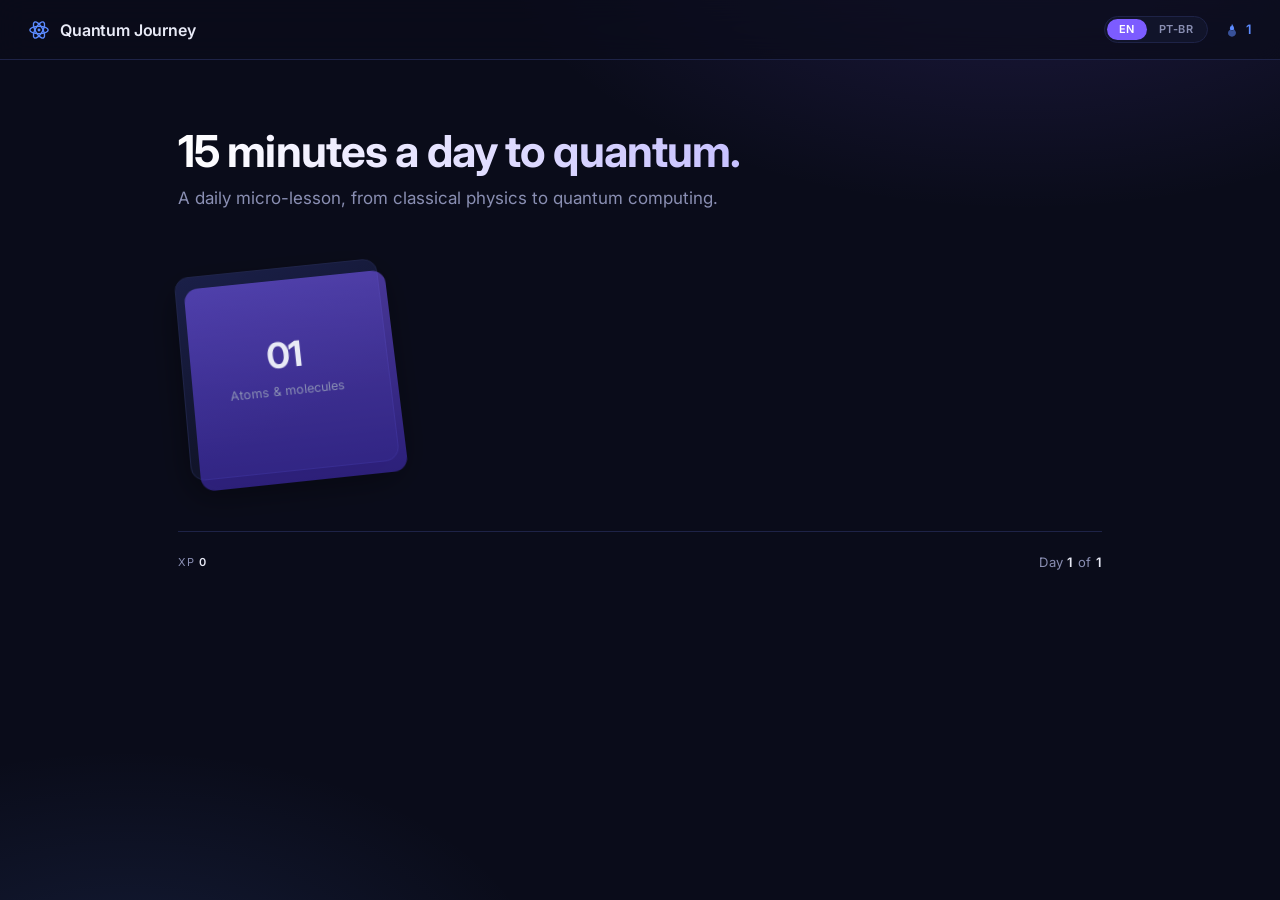
<file: index.html>
<!doctype html>
<html lang="en">
<head>
  <meta charset="utf-8">
  <meta name="viewport" content="width=device-width,initial-scale=1">
  <title>Quantum Journey</title>
  <meta name="description" content="15 minutes a day from classical physics to quantum computing.">
  <link rel="preconnect" href="https://fonts.googleapis.com">
  <link rel="preconnect" href="https://fonts.gstatic.com" crossorigin>
  <link href="https://fonts.googleapis.com/css2?family=Inter:wght@400;500;600;700&display=swap" rel="stylesheet">
  <link rel="stylesheet" href="./assets/style.css">
</head>
<body>
  <header class="shell-header">
    <a class="brand" href="./">
      <svg viewBox="0 0 24 24" width="22" height="22" aria-hidden="true" class="brand-icon">
        <ellipse cx="12" cy="12" rx="10" ry="4" fill="none" stroke="currentColor" stroke-width="1.5"/>
        <ellipse cx="12" cy="12" rx="10" ry="4" fill="none" stroke="currentColor" stroke-width="1.5" transform="rotate(60 12 12)"/>
        <ellipse cx="12" cy="12" rx="10" ry="4" fill="none" stroke="currentColor" stroke-width="1.5" transform="rotate(-60 12 12)"/>
        <circle cx="12" cy="12" r="1.6" fill="currentColor"/>
      </svg>
      <span data-i18n="brand">Quantum Journey</span>
    </a>
    <div class="shell-controls">
      <div class="lang-toggle" role="group" aria-label="Language">
        <button data-lang="en" aria-pressed="true">EN</button>
        <button data-lang="pt-BR" aria-pressed="false">PT-BR</button>
      </div>
      <div class="streak" title="Streak" aria-label="Streak">
        <svg viewBox="0 0 24 24" width="16" height="16" aria-hidden="true">
          <path d="M12 2.5c.8 3 3.2 4 3.2 7.2a3.2 3.2 0 0 1-6.4 0c0-1.5.8-2.2.8-4 0 1.6 1.6 1.5 2.4-3.2z" fill="currentColor"/>
          <path d="M12 22c3.5 0 6-2.4 6-5.7 0-2.8-2.2-4-3.3-6.3-.2 2.4-1.7 3.6-2.7 3.6-1.5 0-2-1.3-2-2.6-1.8 1.5-4 3-4 5.6C6 19.6 8.5 22 12 22z" fill="currentColor" opacity="0.55"/>
        </svg>
        <span class="streak-count">0</span>
      </div>
    </div>
  </header>

  <main class="landing">
    <section class="hero">
      <h1 data-i18n="hero.title">15 minutes a day to quantum.</h1>
      <p class="lede" data-i18n="hero.lede">A daily micro-lesson, from classical physics to quantum computing.</p>
    </section>

    <section class="day-grid" id="dayGrid" aria-label="Days"></section>

    <section class="meter">
      <span class="xp">XP <strong id="xpValue">0</strong></span>
      <span class="progress">
        <span data-i18n="progress.label">Day</span>
        <strong id="progressDay">1</strong>
        <span data-i18n="progress.of">of</span>
        <strong id="progressTotal">1</strong>
      </span>
    </section>
  </main>

  <dialog id="lessonModal" class="lesson-modal" aria-label="Lesson">
    <button class="modal-close" aria-label="Close" data-action="close">&times;</button>
    <iframe id="lessonFrame" title="Lesson" src="about:blank" referrerpolicy="no-referrer"></iframe>
  </dialog>

  <script type="module" src="./assets/shell.js"></script>
</body>
</html>
</file>
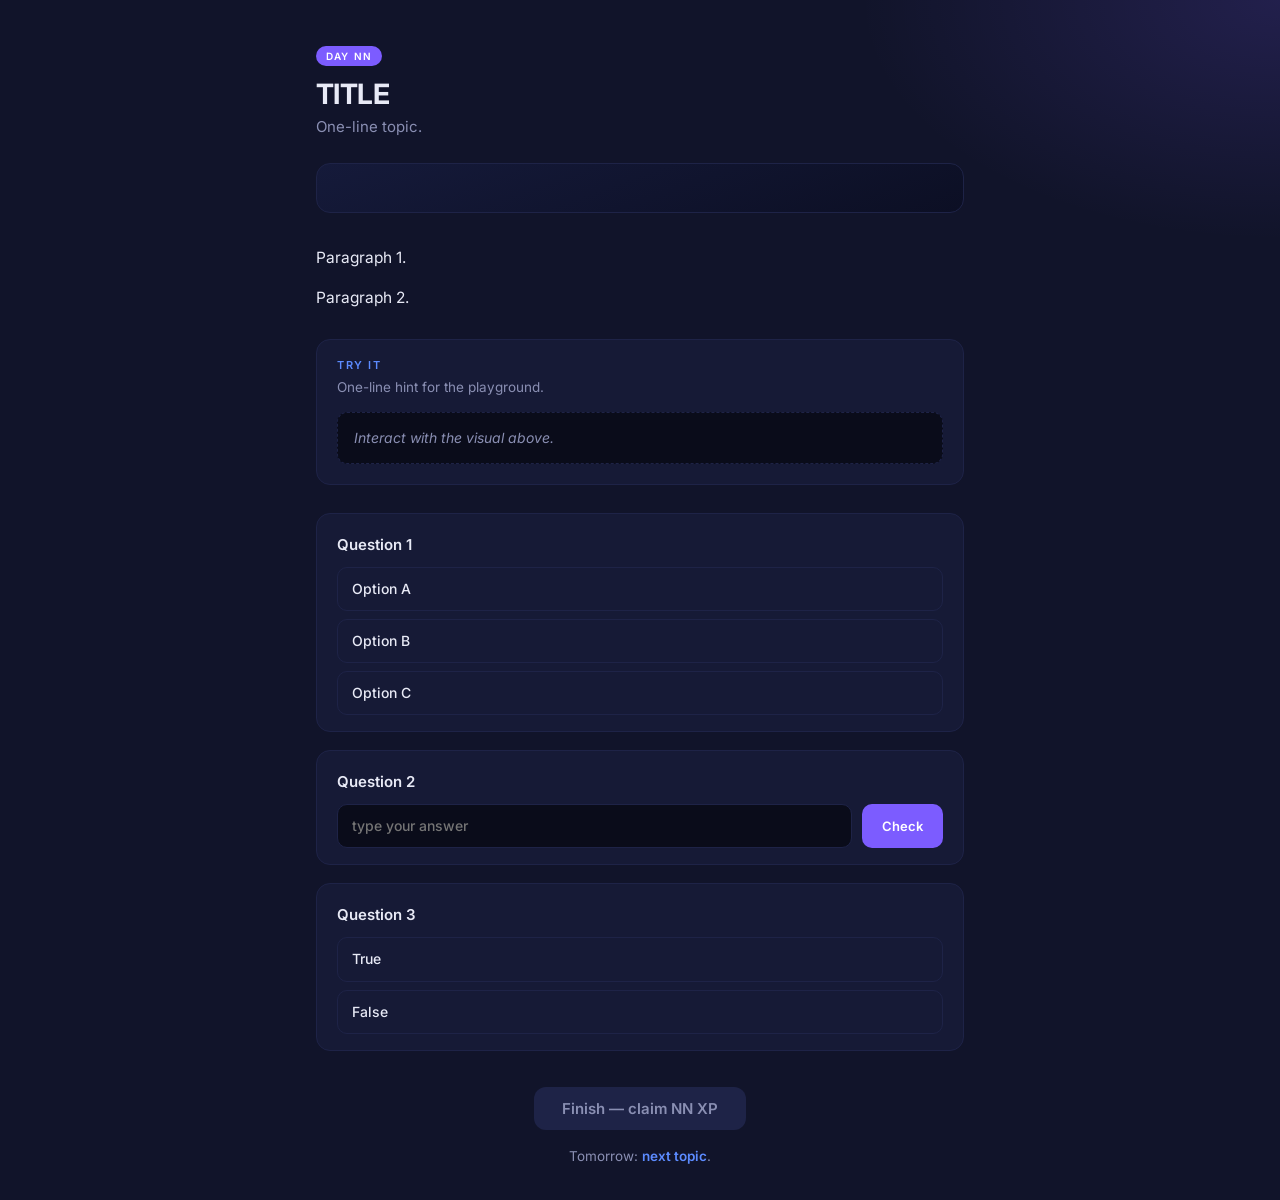
<file: days/_TEMPLATE/index.html>
<!doctype html>
<html lang="en">
<head>
  <meta charset="utf-8">
  <meta name="viewport" content="width=device-width,initial-scale=1">
  <title>Day NN — TITLE</title>
  <link href="https://fonts.googleapis.com/css2?family=Inter:wght@400;500;600;700&display=swap" rel="stylesheet">
  <link rel="stylesheet" href="./style.css">
</head>
<body>
  <main class="lesson">
    <header class="lesson-head">
      <span class="day-pill">Day NN</span>
      <h1 data-i18n="title">TITLE</h1>
      <p class="topic" data-i18n="topic">One-line topic.</p>
    </header>

    <section class="visual" aria-hidden="true">
      <!-- isometric or CSS visual goes here -->
    </section>

    <section class="concept">
      <p data-i18n="concept.p1">Paragraph 1.</p>
      <p data-i18n="concept.p2">Paragraph 2.</p>
    </section>

    <section class="playground">
      <h2 class="playground-title" data-i18n="play.title">Try it</h2>
      <p class="playground-hint" data-i18n="play.hint">One-line hint for the interactive widget.</p>
      <div class="playground-output" id="playgroundOutput" aria-live="polite" data-i18n="play.intro">Interact with the visual above.</div>
      <!-- Day-specific interactive widget goes inside this section.
           Wire it up in lesson.js's setupPlayground(dict). -->
    </section>

    <section class="quiz">
      <article class="q" data-correct="0">
        <h3 data-i18n="q1.prompt">Question 1</h3>
        <button class="opt" data-idx="0" data-i18n="q1.a">Option A</button>
        <button class="opt" data-idx="1" data-i18n="q1.b">Option B</button>
        <button class="opt" data-idx="2" data-i18n="q1.c">Option C</button>
      </article>

      <article class="q fill" data-correct="answer" data-correct-pt="resposta">
        <h3 data-i18n="q2.prompt">Question 2 (fill in)</h3>
        <div class="fill-row">
          <input type="text" aria-label="answer" data-i18n-placeholder="q2.placeholder" placeholder="type your answer">
          <button class="check" data-i18n="q2.check">Check</button>
        </div>
      </article>

      <article class="q" data-correct="0">
        <h3 data-i18n="q3.prompt">Question 3 (true/false)</h3>
        <button class="opt" data-idx="0" data-i18n="q3.true">True</button>
        <button class="opt" data-idx="1" data-i18n="q3.false">False</button>
      </article>
    </section>

    <footer class="lesson-foot">
      <button class="finish" id="finishBtn" disabled data-i18n="finish">Finish — claim NN XP</button>
      <p class="teaser" data-i18n="teaser">Tomorrow: <strong>next topic</strong>.</p>
    </footer>
  </main>
  <script src="./lesson.js"></script>
</body>
</html>
</file>
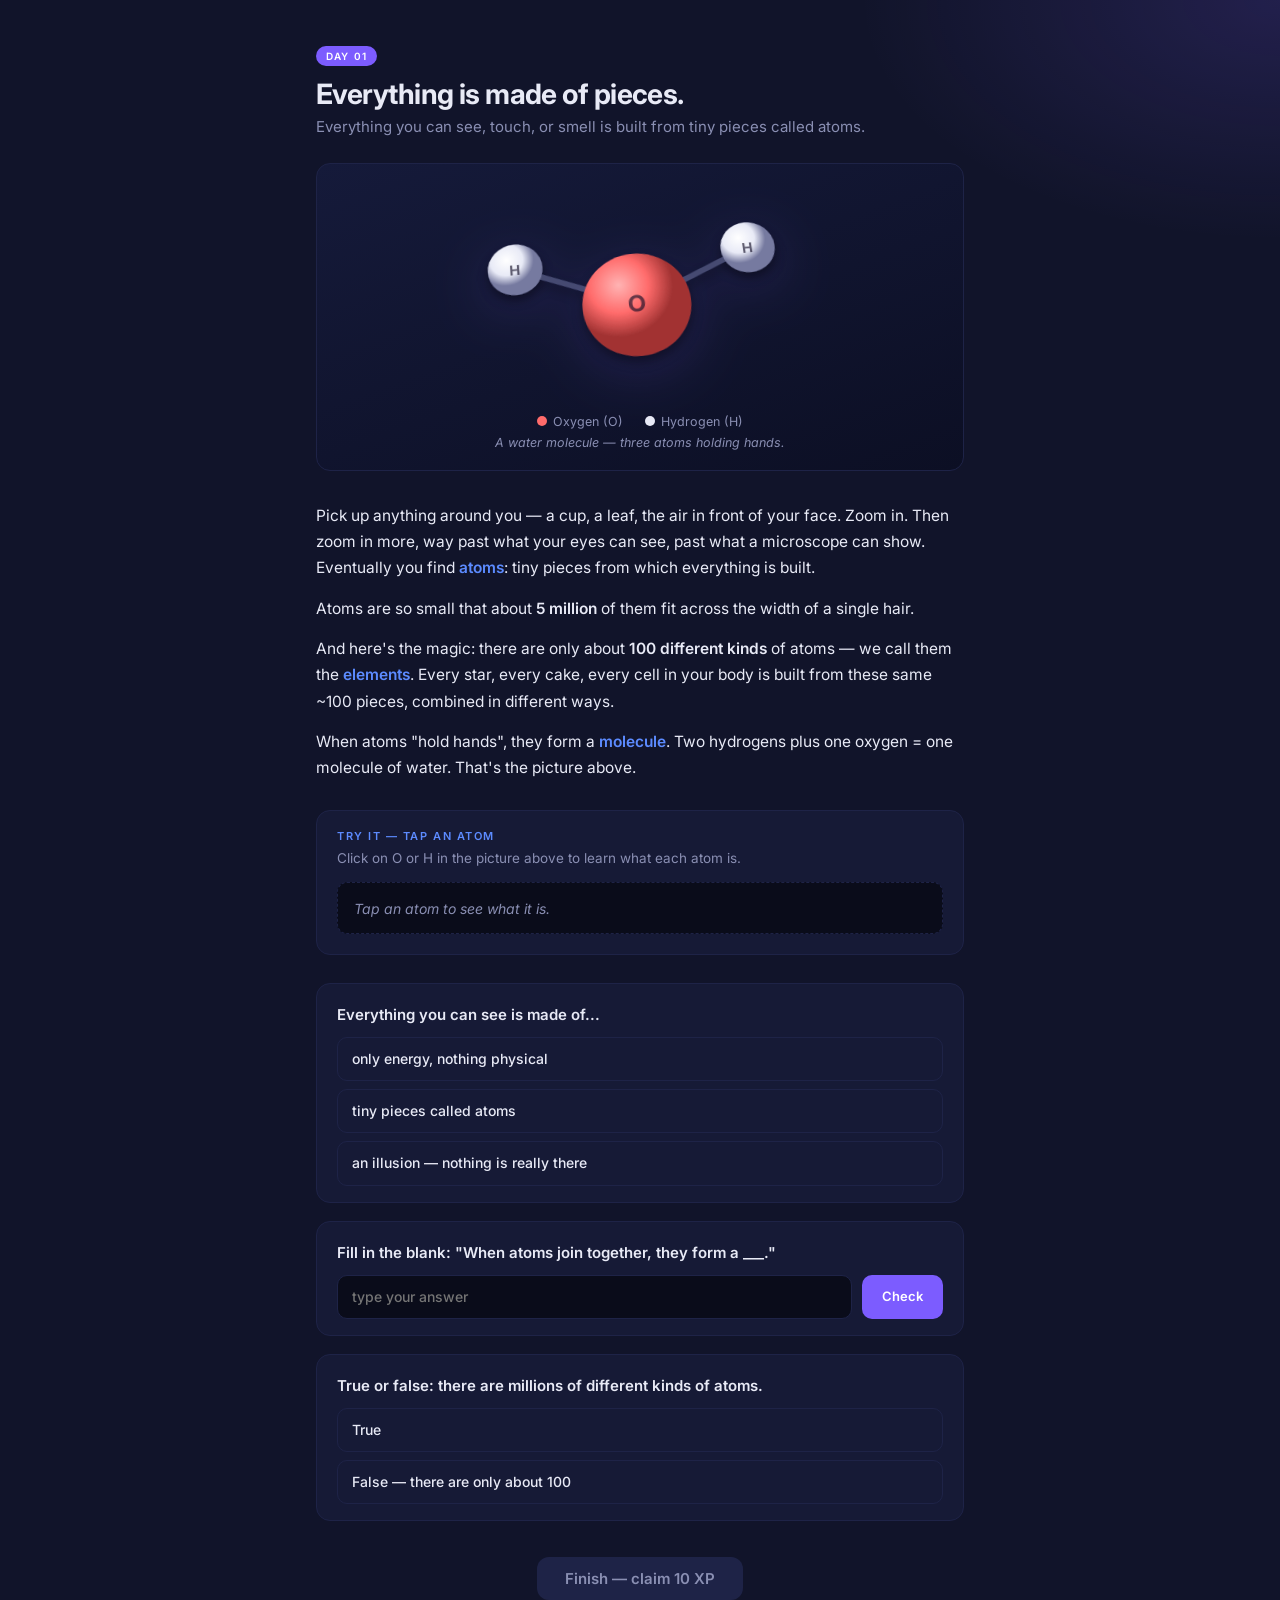
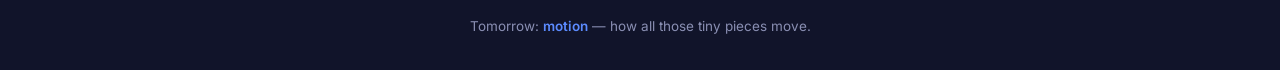
<file: days/day01/index.html>
<!doctype html>
<html lang="en">
<head>
  <meta charset="utf-8">
  <meta name="viewport" content="width=device-width,initial-scale=1">
  <title>Day 01 — Everything is made of pieces</title>
  <link href="https://fonts.googleapis.com/css2?family=Inter:wght@400;500;600;700&display=swap" rel="stylesheet">
  <link rel="stylesheet" href="./style.css">
</head>
<body>
  <main class="lesson">
    <header class="lesson-head">
      <span class="day-pill">Day 01</span>
      <h1 data-i18n="title">Everything is made of pieces.</h1>
      <p class="topic" data-i18n="topic">Everything you can see, touch, or smell is built from tiny pieces called atoms.</p>
    </header>

    <section class="visual" aria-hidden="true">
      <svg class="molecule" viewBox="0 0 420 200" role="img" aria-label="A water molecule">
        <defs>
          <radialGradient id="oxy" cx="35%" cy="30%">
            <stop offset="0%" stop-color="#ffb3b3"/>
            <stop offset="55%" stop-color="#ff6b6b"/>
            <stop offset="100%" stop-color="#a23333"/>
          </radialGradient>
          <radialGradient id="hydro" cx="35%" cy="30%">
            <stop offset="0%" stop-color="#ffffff"/>
            <stop offset="60%" stop-color="#e8eaf6"/>
            <stop offset="100%" stop-color="#767aa0"/>
          </radialGradient>
          <filter id="softshadow" x="-30%" y="-30%" width="160%" height="160%">
            <feGaussianBlur in="SourceAlpha" stdDeviation="6"/>
            <feOffset dx="0" dy="6" result="off"/>
            <feComponentTransfer><feFuncA type="linear" slope="0.45"/></feComponentTransfer>
            <feMerge><feMergeNode/><feMergeNode in="SourceGraphic"/></feMerge>
          </filter>
        </defs>
        <g filter="url(#softshadow)">
          <line x1="90" y1="60" x2="210" y2="110" stroke="#5a5f88" stroke-width="6" stroke-linecap="round" opacity="0.7"/>
          <line x1="330" y1="60" x2="210" y2="110" stroke="#5a5f88" stroke-width="6" stroke-linecap="round" opacity="0.7"/>
          <circle class="atom-clickable" data-atom="O" tabindex="0" role="button" aria-label="Oxygen" cx="210" cy="110" r="55" fill="url(#oxy)"/>
          <circle class="atom-clickable" data-atom="H" tabindex="0" role="button" aria-label="Hydrogen" cx="90" cy="60" r="28" fill="url(#hydro)"/>
          <circle class="atom-clickable" data-atom="H" tabindex="0" role="button" aria-label="Hydrogen" cx="330" cy="60" r="28" fill="url(#hydro)"/>
        </g>
        <text x="210" y="118" text-anchor="middle" fill="rgba(20,16,40,0.65)" font-family="Inter,sans-serif" font-size="24" font-weight="700">O</text>
        <text x="90" y="66" text-anchor="middle" fill="rgba(20,16,40,0.65)" font-family="Inter,sans-serif" font-size="15" font-weight="700">H</text>
        <text x="330" y="66" text-anchor="middle" fill="rgba(20,16,40,0.65)" font-family="Inter,sans-serif" font-size="15" font-weight="700">H</text>
      </svg>
      <div class="legend">
        <span class="legend-item"><i class="dot dot-o"></i> <span data-i18n="legend.o">Oxygen (O)</span></span>
        <span class="legend-item"><i class="dot dot-h"></i> <span data-i18n="legend.h">Hydrogen (H)</span></span>
      </div>
      <p class="legend-caption" data-i18n="legend.caption">A water molecule — three atoms holding hands.</p>
    </section>

    <section class="concept">
      <p data-i18n="concept.p1">Pick up anything around you — a cup, a leaf, the air in front of your face. Zoom in. Then zoom in more, way past what your eyes can see, past what a microscope can show. Eventually you find <em>atoms</em>: tiny pieces from which everything is built.</p>
      <p data-i18n="concept.p2">Atoms are so small that about <strong>5 million</strong> of them fit across the width of a single hair.</p>
      <p data-i18n="concept.p3">And here's the magic: there are only about <strong>100 different kinds</strong> of atoms — we call them the <em>elements</em>. Every star, every cake, every cell in your body is built from these same ~100 pieces, combined in different ways.</p>
      <p data-i18n="concept.p4">When atoms "hold hands", they form a <em>molecule</em>. Two hydrogens plus one oxygen = one molecule of water. That's the picture above.</p>
    </section>

    <section class="playground">
      <h2 class="playground-title" data-i18n="play.title">Try it — tap an atom</h2>
      <p class="playground-hint" data-i18n="play.hint">Click on O or H in the picture above to learn what each atom is.</p>
      <div class="playground-output" id="atomInfo" aria-live="polite" data-i18n="play.intro">Tap an atom to see what it is.</div>
    </section>

    <section class="quiz">
      <article class="q" data-correct="1">
        <h3 data-i18n="q1.prompt">Everything you can see is made of...</h3>
        <button class="opt" data-idx="0" data-i18n="q1.a">only energy, nothing physical</button>
        <button class="opt" data-idx="1" data-i18n="q1.b">tiny pieces called atoms</button>
        <button class="opt" data-idx="2" data-i18n="q1.c">an illusion — nothing is really there</button>
      </article>

      <article class="q fill" data-correct="molecule" data-correct-pt="molécula">
        <h3 data-i18n="q2.prompt">Fill in the blank: "When atoms join together, they form a ___."</h3>
        <div class="fill-row">
          <input type="text" aria-label="answer" data-i18n-placeholder="q2.placeholder" placeholder="type your answer">
          <button class="check" data-i18n="q2.check">Check</button>
        </div>
      </article>

      <article class="q" data-correct="1">
        <h3 data-i18n="q3.prompt">True or false: there are millions of different kinds of atoms.</h3>
        <button class="opt" data-idx="0" data-i18n="q3.true">True</button>
        <button class="opt" data-idx="1" data-i18n="q3.false">False — there are only about 100</button>
      </article>
    </section>

    <footer class="lesson-foot">
      <button class="finish" id="finishBtn" disabled data-i18n="finish">Finish — claim 10 XP</button>
      <p class="teaser" data-i18n="teaser">Tomorrow: <strong>motion</strong> — how all those tiny pieces move.</p>
    </footer>
  </main>
  <script src="./lesson.js"></script>
</body>
</html>
</file>
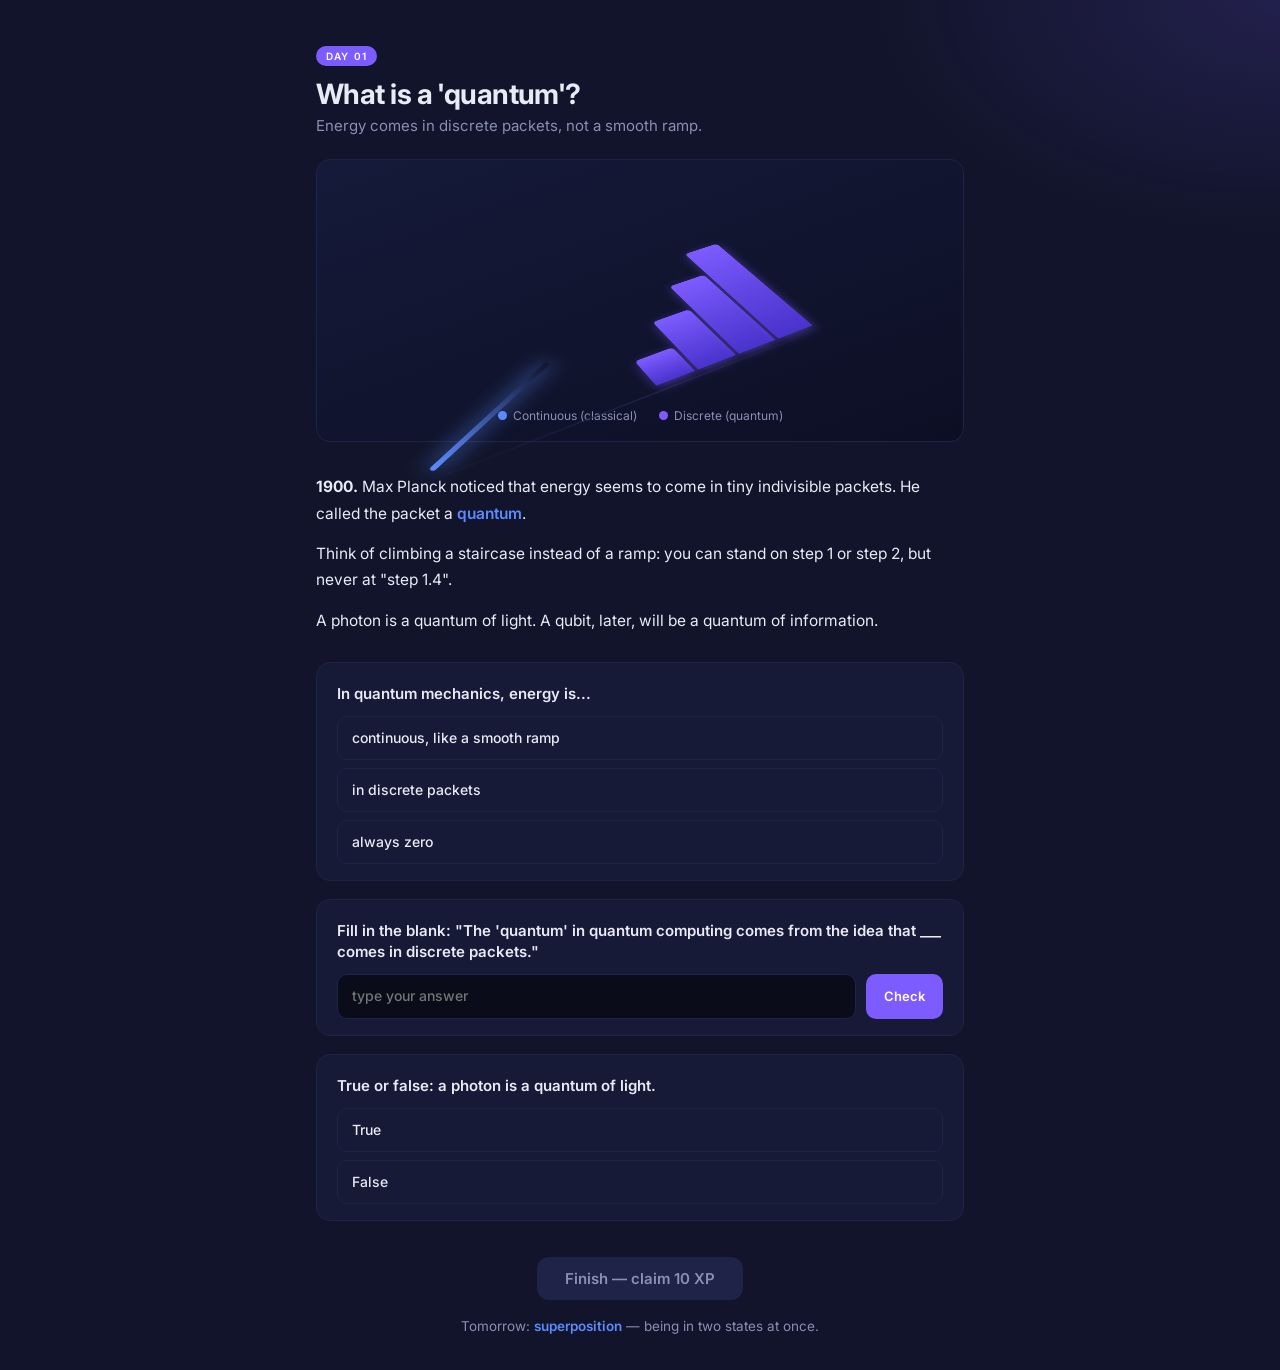
<file: days/_drafts/quantum-intro/index.html>
<!doctype html>
<html lang="en">
<head>
  <meta charset="utf-8">
  <meta name="viewport" content="width=device-width,initial-scale=1">
  <title>Day 01 — What is a 'quantum'?</title>
  <link href="https://fonts.googleapis.com/css2?family=Inter:wght@400;500;600;700&display=swap" rel="stylesheet">
  <link rel="stylesheet" href="./style.css">
</head>
<body>
  <main class="lesson">
    <header class="lesson-head">
      <span class="day-pill">Day 01</span>
      <h1 data-i18n="title">What is a 'quantum'?</h1>
      <p class="topic" data-i18n="topic">Energy comes in discrete packets, not a smooth ramp.</p>
    </header>

    <section class="visual" aria-hidden="true">
      <div class="iso-stage">
        <div class="iso-floor"></div>
        <div class="ramp"></div>
        <div class="stair">
          <div class="step s1"></div>
          <div class="step s2"></div>
          <div class="step s3"></div>
          <div class="step s4"></div>
        </div>
      </div>
      <div class="legend">
        <span class="legend-item"><i class="dot dot-ramp"></i> <span data-i18n="legend.ramp">Continuous (classical)</span></span>
        <span class="legend-item"><i class="dot dot-stair"></i> <span data-i18n="legend.stair">Discrete (quantum)</span></span>
      </div>
    </section>

    <section class="concept">
      <p data-i18n="concept.p1"><strong>1900.</strong> Max Planck noticed that energy seems to come in tiny indivisible packets. He called the packet a <em>quantum</em>.</p>
      <p data-i18n="concept.p2">Think of climbing a staircase instead of a ramp: you can stand on step 1 or step 2, but never at "step 1.4".</p>
      <p data-i18n="concept.p3">A photon is a quantum of light. A qubit, later, will be a quantum of information.</p>
    </section>

    <section class="quiz">
      <article class="q" data-correct="1">
        <h3 data-i18n="q1.prompt">In quantum mechanics, energy is...</h3>
        <button class="opt" data-idx="0" data-i18n="q1.a">continuous, like a smooth ramp</button>
        <button class="opt" data-idx="1" data-i18n="q1.b">in discrete packets</button>
        <button class="opt" data-idx="2" data-i18n="q1.c">always zero</button>
      </article>

      <article class="q fill" data-correct="energy" data-correct-pt="energia">
        <h3 data-i18n="q2.prompt">Fill in the blank: "The 'quantum' in quantum computing comes from the idea that ___ comes in discrete packets."</h3>
        <div class="fill-row">
          <input type="text" aria-label="answer" data-i18n-placeholder="q2.placeholder" placeholder="type your answer">
          <button class="check" data-i18n="q2.check">Check</button>
        </div>
      </article>

      <article class="q" data-correct="0">
        <h3 data-i18n="q3.prompt">True or false: a photon is a quantum of light.</h3>
        <button class="opt" data-idx="0" data-i18n="q3.true">True</button>
        <button class="opt" data-idx="1" data-i18n="q3.false">False</button>
      </article>
    </section>

    <footer class="lesson-foot">
      <button class="finish" id="finishBtn" disabled data-i18n="finish">Finish — claim 10 XP</button>
      <p class="teaser" data-i18n="teaser">Tomorrow: <strong>superposition</strong> — being in two states at once.</p>
    </footer>
  </main>
  <script src="./lesson.js"></script>
</body>
</html>
</file>
<file: assets/style.css>
:root {
  --bg: #0a0c1a;
  --bg-elev: #11142a;
  --bg-card: #161a36;
  --fg: #e8eaf6;
  --fg-dim: #8a8fb3;
  --accent: #7c5cff;
  --accent-soft: #5c8bff;
  --success: #4ade80;
  --danger: #f87171;
  --border: #1e2347;
  --radius: 14px;
  --shadow: 0 14px 36px rgba(0, 0, 0, 0.45);
  --font: 'Inter', system-ui, -apple-system, "Segoe UI", Roboto, sans-serif;
}

* { box-sizing: border-box; }

html, body {
  margin: 0;
  padding: 0;
  min-height: 100vh;
  overflow-x: hidden;
  background:
    radial-gradient(900px 500px at 80% -10%, rgba(124, 92, 255, 0.18), transparent 60%),
    radial-gradient(700px 400px at 10% 110%, rgba(92, 139, 255, 0.12), transparent 60%),
    var(--bg);
  color: var(--fg);
  font-family: var(--font);
  -webkit-font-smoothing: antialiased;
  text-rendering: optimizeLegibility;
}

.shell-header {
  position: sticky;
  top: 0;
  z-index: 10;
  display: flex;
  align-items: center;
  justify-content: space-between;
  padding: 16px 28px;
  border-bottom: 1px solid var(--border);
  backdrop-filter: blur(14px);
  background: rgba(10, 12, 26, 0.7);
}

.brand {
  display: inline-flex;
  align-items: center;
  gap: 10px;
  text-decoration: none;
  color: var(--fg);
  font-weight: 600;
  letter-spacing: -0.01em;
}
.brand-icon { color: var(--accent-soft); }

.shell-controls { display: inline-flex; align-items: center; gap: 16px; }

.lang-toggle {
  display: inline-flex;
  background: var(--bg-elev);
  border: 1px solid var(--border);
  border-radius: 999px;
  padding: 2px;
}
.lang-toggle button {
  background: transparent;
  border: 0;
  color: var(--fg-dim);
  padding: 5px 12px;
  font: 600 11px/1 var(--font);
  letter-spacing: 0.04em;
  cursor: pointer;
  border-radius: 999px;
  transition: background 160ms, color 160ms;
}
.lang-toggle button[aria-pressed="true"] {
  background: var(--accent);
  color: white;
}

.streak {
  display: inline-flex;
  align-items: center;
  gap: 6px;
  color: var(--accent-soft);
  font: 600 13px/1 var(--font);
}

/* Landing */
.landing {
  max-width: 980px;
  margin: 0 auto;
  padding: 64px 28px 96px;
}

.hero h1 {
  font-size: clamp(28px, 4vw, 44px);
  font-weight: 700;
  letter-spacing: -0.02em;
  margin: 0 0 10px;
  background: linear-gradient(90deg, #fff, #c8c2ff 60%, #5c8bff);
  -webkit-background-clip: text;
  background-clip: text;
  color: transparent;
}
.hero .lede {
  color: var(--fg-dim);
  font-size: 17px;
  margin: 0 0 44px;
  max-width: 56ch;
}

/* Day grid */
.day-grid {
  display: grid;
  grid-template-columns: repeat(auto-fill, minmax(180px, 1fr));
  gap: 36px 28px;
  padding: 12px 6px 4px;
}

.day-tile {
  position: relative;
  aspect-ratio: 1;
  background: linear-gradient(160deg, #1a1f48, #11142a 70%);
  border: 1px solid var(--border);
  border-radius: var(--radius);
  padding: 22px 16px;
  cursor: pointer;
  color: var(--fg);
  font-family: inherit;
  display: flex;
  flex-direction: column;
  align-items: center;
  justify-content: center;
  text-align: center;
  transform: perspective(900px) rotateX(8deg) rotateZ(-6deg);
  transform-origin: 50% 60%;
  transition: transform 240ms ease, box-shadow 240ms ease, border-color 240ms ease;
  box-shadow: var(--shadow);
}
.day-tile::before {
  content: '';
  position: absolute;
  inset: 0;
  border-radius: var(--radius);
  background: linear-gradient(180deg, var(--accent) 0%, #4a32cc 100%);
  transform: translate(8px, 12px);
  z-index: -1;
  opacity: 0.55;
  filter: blur(0.5px);
}
.day-tile:hover {
  transform: perspective(900px) rotateX(4deg) rotateZ(-3deg) translateY(-4px);
  box-shadow: 0 24px 50px rgba(124, 92, 255, 0.28), 0 0 0 1px var(--accent-soft);
  border-color: var(--accent-soft);
}
.day-tile:focus-visible {
  outline: none;
  border-color: var(--accent-soft);
  box-shadow: 0 0 0 3px rgba(92, 139, 255, 0.4);
}
.day-tile.locked {
  cursor: not-allowed;
  filter: grayscale(0.6) opacity(0.55);
}
.day-tile.locked:hover {
  transform: perspective(900px) rotateX(8deg) rotateZ(-6deg);
  box-shadow: var(--shadow);
}
.day-tile.completed::after {
  content: '';
  position: absolute;
  top: 12px;
  right: 12px;
  width: 14px;
  height: 14px;
  border-radius: 50%;
  background: var(--success);
  box-shadow: 0 0 0 3px rgba(74, 222, 128, 0.18);
}

.day-tile .num {
  font-size: 36px;
  font-weight: 700;
  letter-spacing: -0.03em;
  line-height: 1;
}
.day-tile .topic {
  font-size: 12.5px;
  color: var(--fg-dim);
  margin-top: 10px;
  line-height: 1.4;
  padding: 0 6px;
}

/* Meter */
.meter {
  display: flex;
  justify-content: space-between;
  align-items: center;
  margin-top: 56px;
  padding-top: 22px;
  border-top: 1px solid var(--border);
  color: var(--fg-dim);
  font-size: 13px;
  letter-spacing: 0.02em;
}
.meter strong { color: var(--fg); font-weight: 600; }
.xp { text-transform: uppercase; letter-spacing: 0.1em; font-size: 11px; }

/* Modal */
.lesson-modal {
  width: min(900px, 96vw);
  height: min(740px, 92vh);
  padding: 0;
  border: 1px solid var(--border);
  border-radius: 18px;
  background: var(--bg-elev);
  color: var(--fg);
  box-shadow: var(--shadow);
  overflow: hidden;
}
.lesson-modal::backdrop {
  background: rgba(5, 6, 15, 0.7);
  backdrop-filter: blur(6px);
}
.lesson-modal iframe {
  width: 100%;
  height: 100%;
  border: 0;
  display: block;
  background: transparent;
}
.modal-close {
  position: absolute;
  top: 8px;
  right: 14px;
  z-index: 2;
  background: transparent;
  border: 0;
  color: var(--fg-dim);
  font-size: 28px;
  line-height: 1;
  cursor: pointer;
  padding: 4px 10px;
  border-radius: 8px;
  transition: color 120ms, background 120ms;
}
.modal-close:hover { color: var(--fg); background: rgba(255,255,255,0.05); }

@media (max-width: 640px) {
  .shell-header { padding: 14px 18px; }
  .landing { padding: 40px 18px 60px; }
  .day-grid { grid-template-columns: repeat(auto-fill, minmax(140px, 1fr)); gap: 24px 18px; }
  .day-tile {
    transform: perspective(900px) rotateX(5deg) rotateZ(-3deg);
  }
  .day-tile::before { transform: translate(5px, 8px); }
  .day-tile:hover {
    transform: perspective(900px) rotateX(3deg) rotateZ(-2deg) translateY(-2px);
  }
  .day-tile .num { font-size: 28px; }
  .lesson-modal {
    width: 100vw;
    height: 100vh;
    height: 100dvh;
    max-width: 100vw;
    max-height: 100vh;
    max-height: 100dvh;
    border-radius: 0;
    border: 0;
  }
  .modal-close {
    top: 6px;
    right: 8px;
    font-size: 32px;
    padding: 6px 12px;
  }
}
</file>
<file: days/_TEMPLATE/style.css>
/* Copy day01/style.css verbatim and tweak the .visual section per day. */
@import url('../day01/style.css');
</file>
<file: days/day01/style.css>
:root {
  --bg: #0a0c1a;
  --bg-elev: #11142a;
  --bg-card: #161a36;
  --fg: #e8eaf6;
  --fg-dim: #8a8fb3;
  --accent: #7c5cff;
  --accent-soft: #5c8bff;
  --success: #4ade80;
  --danger: #f87171;
  --border: #1e2347;
  --radius: 14px;
  --font: 'Inter', system-ui, -apple-system, "Segoe UI", Roboto, sans-serif;
  --atom-o: #ff6b6b;
  --atom-h: #e8eaf6;
}

* { box-sizing: border-box; }

html, body {
  margin: 0;
  background:
    radial-gradient(700px 400px at 100% 0%, rgba(124, 92, 255, 0.16), transparent 60%),
    var(--bg-elev);
  color: var(--fg);
  font-family: var(--font);
  -webkit-font-smoothing: antialiased;
}

.lesson { padding: 44px 36px 36px; max-width: 720px; margin: 0 auto; }

/* Header */
.lesson-head { margin-bottom: 22px; }
.day-pill {
  display: inline-block;
  background: var(--accent);
  color: white;
  font: 600 10px/1 var(--font);
  letter-spacing: 0.12em;
  padding: 5px 10px;
  border-radius: 999px;
  text-transform: uppercase;
}
.lesson-head h1 { font: 700 28px/1.15 var(--font); letter-spacing: -0.02em; margin: 12px 0 6px; }
.lesson-head .topic { color: var(--fg-dim); margin: 0; font-size: 15px; line-height: 1.5; }

/* Molecule visual */
.visual {
  background: linear-gradient(160deg, #151a3a, #0c0f24);
  border: 1px solid var(--border);
  border-radius: var(--radius);
  padding: 28px 28px 20px;
  margin: 24px 0 32px;
  text-align: center;
}
.molecule {
  width: 100%;
  max-width: 420px;
  height: auto;
  transform: perspective(900px) rotateX(18deg) rotateZ(-6deg);
  transform-origin: 50% 70%;
  filter: drop-shadow(0 12px 28px rgba(124, 92, 255, 0.18));
}
.legend {
  display: flex;
  gap: 22px;
  justify-content: center;
  margin-top: 18px;
  font-size: 12.5px;
  color: var(--fg-dim);
  flex-wrap: wrap;
}
.legend-item { display: inline-flex; align-items: center; gap: 6px; }
.dot { display: inline-block; width: 10px; height: 10px; border-radius: 50%; }
.dot-o { background: var(--atom-o); }
.dot-h { background: var(--atom-h); }
.legend-caption {
  text-align: center;
  color: var(--fg-dim);
  margin: 6px 0 0;
  font-size: 12.5px;
  font-style: italic;
}

/* Concept */
.concept p { line-height: 1.7; font-size: 15.5px; margin: 0 0 14px; }
.concept em { color: var(--accent-soft); font-style: normal; font-weight: 600; }
.concept strong { color: var(--fg); font-weight: 600; }

/* Quiz */
.quiz { display: flex; flex-direction: column; gap: 18px; margin-top: 28px; }
.q {
  background: var(--bg-card);
  border: 1px solid var(--border);
  border-radius: var(--radius);
  padding: 20px 20px 16px;
}
.q h3 { margin: 0 0 12px; font: 600 15px/1.4 var(--font); }
.opt {
  display: block;
  width: 100%;
  text-align: left;
  background: transparent;
  color: var(--fg);
  border: 1px solid var(--border);
  border-radius: 10px;
  padding: 12px 14px;
  margin-bottom: 8px;
  cursor: pointer;
  font: 500 14px/1.3 var(--font);
  transition: background 140ms, border-color 140ms, transform 80ms;
}
.opt:last-child { margin-bottom: 0; }
.opt:hover { background: rgba(124, 92, 255, 0.08); border-color: var(--accent-soft); }
.opt:active { transform: scale(0.99); }
.opt.correct {
  background: rgba(74, 222, 128, 0.10);
  border-color: var(--success);
  color: #b9f3cd;
  pointer-events: none;
}
.opt.wrong {
  background: rgba(248, 113, 113, 0.10);
  border-color: var(--danger);
  color: #f9c3c3;
}

.fill-row {
  display: flex;
  gap: 10px;
  align-items: stretch;
}
.q.fill input {
  flex: 1 1 auto;
  min-width: 0;
  background: var(--bg);
  color: var(--fg);
  border: 1px solid var(--border);
  padding: 12px 14px;
  border-radius: 10px;
  font: 500 14px/1.3 var(--font);
  transition: border-color 140ms;
}
.q.fill input:focus { outline: none; border-color: var(--accent-soft); }
.q.fill .check {
  flex: 0 0 auto;
  background: var(--accent);
  color: white;
  border: 0;
  padding: 12px 20px;
  border-radius: 10px;
  cursor: pointer;
  font: 600 13px/1.3 var(--font);
  white-space: nowrap;
  transition: background 140ms, transform 80ms;
}
.q.fill .check:hover { background: #8b6dff; }
.q.fill .check:active { transform: scale(0.98); }
.q.fill.solved input { border-color: var(--success); color: #b9f3cd; }
.q.fill.solved .check { background: var(--success); cursor: default; }
@media (max-width: 460px) {
  .fill-row { flex-direction: column; }
  .q.fill .check { width: 100%; }
}

/* Playground (per-day mini interactive element) */
.playground {
  background: var(--bg-card);
  border: 1px solid var(--border);
  border-radius: var(--radius);
  padding: 20px;
  margin-top: 28px;
}
.playground-title {
  font: 600 11px/1 var(--font);
  text-transform: uppercase;
  letter-spacing: 0.14em;
  color: var(--accent-soft);
  margin: 0 0 6px;
}
.playground-hint {
  color: var(--fg-dim);
  font-size: 13.5px;
  margin: 0 0 14px;
  line-height: 1.5;
}
.playground-output {
  background: var(--bg);
  border: 1px dashed var(--border);
  border-radius: 10px;
  padding: 14px 16px;
  min-height: 52px;
  display: flex;
  align-items: center;
  font-size: 14px;
  line-height: 1.5;
  color: var(--fg-dim);
  font-style: italic;
  transition: border-color 200ms, color 200ms;
}
.playground-output.has-content {
  color: var(--fg);
  font-style: normal;
  border-style: solid;
  border-color: var(--accent-soft);
}

/* SVG atom interactivity */
.atom-clickable {
  cursor: pointer;
  transition: transform 200ms ease;
  transform-origin: center;
  transform-box: fill-box;
}
.atom-clickable:hover { transform: scale(1.07); }
.atom-clickable.pulse { transform: scale(1.14); }
.atom-clickable:focus { outline: none; }
.atom-clickable:focus-visible { filter: drop-shadow(0 0 6px var(--accent-soft)); }

/* Footer */
.lesson-foot { text-align: center; margin-top: 36px; }
.finish {
  background: var(--accent);
  color: white;
  border: 0;
  padding: 14px 28px;
  border-radius: 12px;
  font: 600 15px/1 var(--font);
  cursor: pointer;
  transition: transform 140ms, background 140ms, opacity 140ms;
}
.finish:disabled {
  background: var(--border);
  color: var(--fg-dim);
  cursor: not-allowed;
}
.finish:not(:disabled):hover { transform: translateY(-2px); }
.finish.done { background: var(--success); color: #0a1c10; }
.teaser { color: var(--fg-dim); margin: 18px 0 0; font-size: 13.5px; }
.teaser strong { color: var(--accent-soft); font-weight: 600; }

@media (max-width: 560px) {
  .lesson { padding: 24px 16px 36px; }
  .lesson-head h1 { font-size: 24px; }
  .molecule { max-width: 100%; }
  .concept p { font-size: 15px; }
  /* iOS auto-zooms inputs whose font-size < 16px; keep it at 16px on mobile */
  .q.fill input { font-size: 16px; }
  .q.fill .check { font-size: 14px; }
  .q h3 { font-size: 14.5px; }
  .opt { font-size: 14px; }
}
@media (max-width: 380px) {
  .legend { gap: 14px; font-size: 12px; }
}
</file>
<file: days/_drafts/quantum-intro/style.css>
:root {
  --bg: #0a0c1a;
  --bg-elev: #11142a;
  --bg-card: #161a36;
  --fg: #e8eaf6;
  --fg-dim: #8a8fb3;
  --accent: #7c5cff;
  --accent-soft: #5c8bff;
  --success: #4ade80;
  --danger: #f87171;
  --border: #1e2347;
  --radius: 14px;
  --font: 'Inter', system-ui, -apple-system, "Segoe UI", Roboto, sans-serif;
}

* { box-sizing: border-box; }

html, body {
  margin: 0;
  background:
    radial-gradient(700px 400px at 100% 0%, rgba(124, 92, 255, 0.16), transparent 60%),
    var(--bg-elev);
  color: var(--fg);
  font-family: var(--font);
  -webkit-font-smoothing: antialiased;
}

.lesson {
  padding: 44px 36px 36px;
  max-width: 720px;
  margin: 0 auto;
}

/* Header */
.lesson-head { margin-bottom: 22px; }
.day-pill {
  display: inline-block;
  background: var(--accent);
  color: white;
  font: 600 10px/1 var(--font);
  letter-spacing: 0.12em;
  padding: 5px 10px;
  border-radius: 999px;
  text-transform: uppercase;
}
.lesson-head h1 {
  font: 700 28px/1.15 var(--font);
  letter-spacing: -0.02em;
  margin: 12px 0 6px;
}
.lesson-head .topic { color: var(--fg-dim); margin: 0; font-size: 15px; }

/* Isometric visual */
.visual {
  background: linear-gradient(160deg, #151a3a, #0c0f24);
  border: 1px solid var(--border);
  border-radius: var(--radius);
  padding: 32px 28px 18px;
  margin: 24px 0 32px;
}
.iso-stage {
  position: relative;
  height: 200px;
  transform: perspective(900px) rotateX(48deg) rotateZ(-30deg);
  transform-origin: 50% 100%;
  transform-style: preserve-3d;
  margin: 0 auto;
  width: 80%;
}
.iso-floor {
  position: absolute;
  inset: auto 0 -10px 0;
  height: 2px;
  background: linear-gradient(90deg, transparent, var(--border), transparent);
}
.ramp {
  position: absolute;
  left: 4%;
  bottom: 0;
  width: 38%;
  height: 6px;
  background: linear-gradient(90deg, var(--accent-soft), transparent);
  transform-origin: left bottom;
  transform: rotateZ(-28deg);
  border-radius: 6px;
  box-shadow: 0 0 24px var(--accent-soft);
}
.stair {
  position: absolute;
  right: 4%;
  bottom: 0;
  width: 42%;
  height: 100%;
  display: flex;
  align-items: flex-end;
  gap: 4px;
}
.step {
  flex: 1;
  background: linear-gradient(180deg, var(--accent), #4a32cc);
  border-radius: 5px 5px 0 0;
  box-shadow: 0 4px 14px rgba(124, 92, 255, 0.45);
}
.step.s1 { height: 22%; }
.step.s2 { height: 46%; }
.step.s3 { height: 70%; }
.step.s4 { height: 94%; }

.legend {
  display: flex;
  gap: 22px;
  justify-content: center;
  margin-top: 16px;
  font-size: 12px;
  color: var(--fg-dim);
  flex-wrap: wrap;
}
.legend-item { display: inline-flex; align-items: center; gap: 6px; }
.dot { display: inline-block; width: 9px; height: 9px; border-radius: 50%; }
.dot-ramp { background: var(--accent-soft); }
.dot-stair { background: var(--accent); }

/* Concept text */
.concept p { line-height: 1.7; font-size: 15.5px; margin: 0 0 14px; }
.concept em { color: var(--accent-soft); font-style: normal; font-weight: 600; }

/* Quiz */
.quiz { display: flex; flex-direction: column; gap: 18px; margin-top: 28px; }
.q {
  background: var(--bg-card);
  border: 1px solid var(--border);
  border-radius: var(--radius);
  padding: 20px 20px 16px;
}
.q h3 { margin: 0 0 12px; font: 600 15px/1.4 var(--font); }
.opt {
  display: block;
  width: 100%;
  text-align: left;
  background: transparent;
  color: var(--fg);
  border: 1px solid var(--border);
  border-radius: 10px;
  padding: 12px 14px;
  margin-bottom: 8px;
  cursor: pointer;
  font: 500 14px/1.3 var(--font);
  transition: background 140ms, border-color 140ms, transform 80ms;
}
.opt:last-child { margin-bottom: 0; }
.opt:hover { background: rgba(124, 92, 255, 0.08); border-color: var(--accent-soft); }
.opt:active { transform: scale(0.99); }
.opt.correct {
  background: rgba(74, 222, 128, 0.10);
  border-color: var(--success);
  color: #b9f3cd;
  pointer-events: none;
}
.opt.wrong {
  background: rgba(248, 113, 113, 0.10);
  border-color: var(--danger);
  color: #f9c3c3;
}

.fill-row { display: flex; gap: 10px; }
.q.fill input {
  flex: 1;
  background: var(--bg);
  color: var(--fg);
  border: 1px solid var(--border);
  padding: 12px 14px;
  border-radius: 10px;
  font: 500 14px/1.3 var(--font);
  transition: border-color 140ms;
}
.q.fill input:focus { outline: none; border-color: var(--accent-soft); }
.q.fill .check {
  background: var(--accent);
  color: white;
  border: 0;
  padding: 0 18px;
  border-radius: 10px;
  cursor: pointer;
  font: 600 13px/1 var(--font);
}
.q.fill.solved input { border-color: var(--success); color: #b9f3cd; }
.q.fill.solved .check { background: var(--success); cursor: default; }

/* Footer */
.lesson-foot { text-align: center; margin-top: 36px; }
.finish {
  background: var(--accent);
  color: white;
  border: 0;
  padding: 14px 28px;
  border-radius: 12px;
  font: 600 15px/1 var(--font);
  cursor: pointer;
  transition: transform 140ms, background 140ms, opacity 140ms;
}
.finish:disabled {
  background: var(--border);
  color: var(--fg-dim);
  cursor: not-allowed;
}
.finish:not(:disabled):hover { transform: translateY(-2px); }
.finish.done {
  background: var(--success);
  color: #0a1c10;
}
.teaser {
  color: var(--fg-dim);
  margin: 18px 0 0;
  font-size: 13.5px;
}
.teaser strong { color: var(--accent-soft); font-weight: 600; }

@media (max-width: 560px) {
  .lesson { padding: 28px 18px 28px; }
  .iso-stage { width: 100%; height: 180px; }
}
</file>
